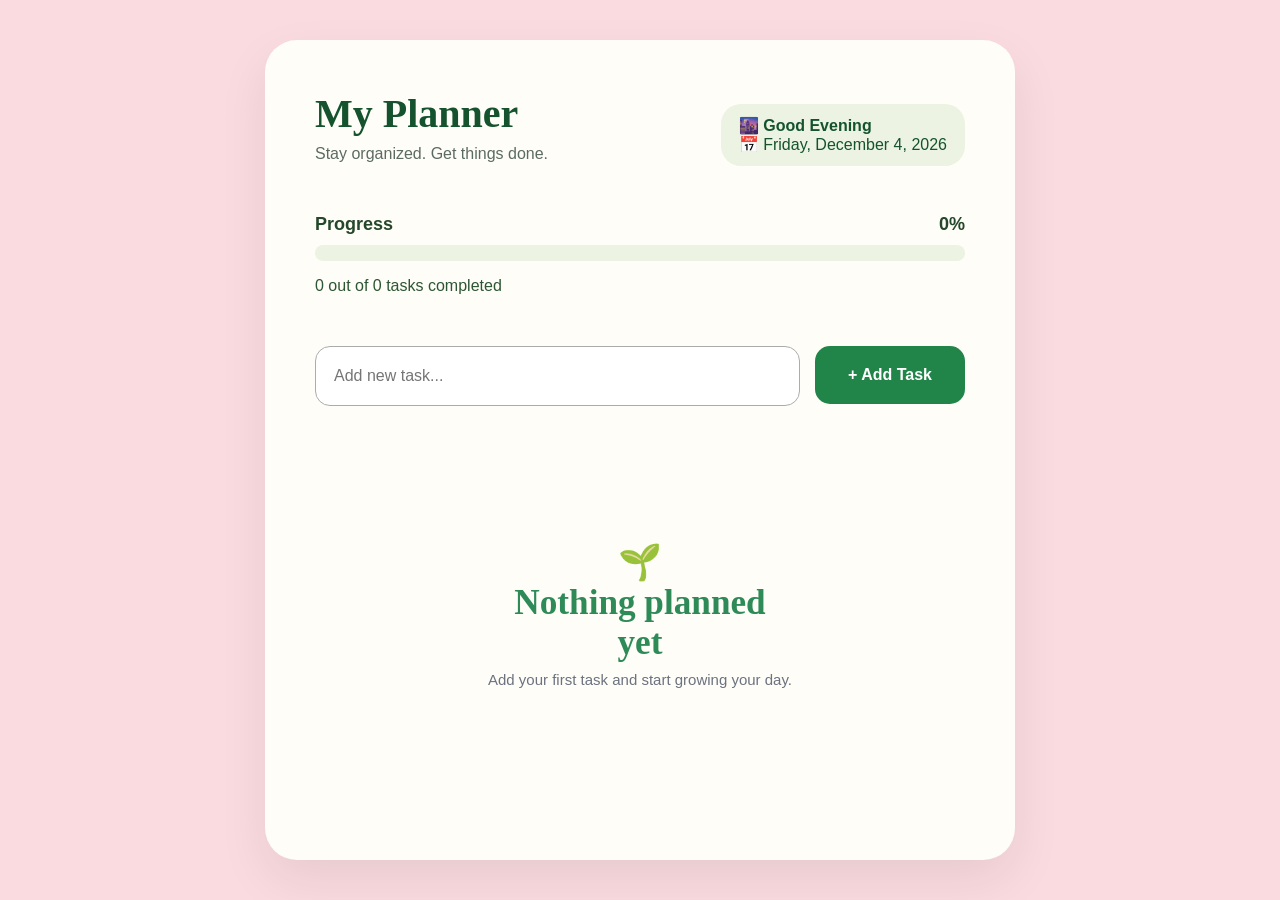
<file: index.html>
<!DOCTYPE html>
<html lang="en">
<head>
    <meta charset="UTF-8">
    <meta name="viewport" content="width=device-width, initial-scale=1.0">
    <link rel="stylesheet" href="style.css">
    <link rel="stylesheet"
href="https://cdnjs.cloudflare.com/ajax/libs/font-awesome/6.7.2/css/all.min.css">
<meta name="viewport" content="width=device-width, initial-scale=1.0">
    <title>Planner</title>
</head>
<body>
    <div class = "planner">
        <div class = "header">
            <div>
                <h1>My Planner</h1>
                <p>Stay organized. Get things done.</p>
            </div>
        <div class="date" id="currentDate"></div>
        </div>
        <div class = "progress-section">
            <div class = "progress-info">
                <span>Progress</span>
                <span id="progressPercent">60%</span>
            </div>
            <div class = "progress-bar">
                <div class = "progress" id="progressBar">
                </div>
            </div>
            <p id="progressText">3 out of 5 tasks completed</p>
        </div>
        <div class = "add-tasks">
            <input 
            id="taskInput"
            type = "text" 
            placeholder="Add new task...">
            <button id="addBtn">
                + Add Task
            </button>
        </div>

     <div class="tasks" id="taskList">

    <div id="emptyState">

        <h4>
            🌱<br>
            Nothing planned<br>
            yet
        </h4>

        <p>Add your first task and start growing your day.</p>

    </div>

    <div id="footerQuote" class="footer-quote">
        ✨ Small progress, big results.
    </div>

</div>
</div>
        </div>
        </div>
    </div>
    <script src="script.js"></script>
</body>
</html>
</file>
<file: style.css>
body{
    margin: 0;
    height: 100vh;
    display: flex;
    justify-content: center;
    align-items: center;
    background-color: #fadbe0;
    h1{
        font-family: Georgia, "Times New Roman", serif;
    }
    p{
        font-family: Arial, Helvetica, sans-serif;
    }
}

.planner{
    width:650px;
    height:80vh;
    background:#fffdf7;
    border-radius:32px;
    padding:50px;
    box-shadow: 
        0 20px 50px rgba(0,0,0,.08);
    display: flex;
    flex-direction: column;
}

.header{
    display: flex;
    justify-content:space-between;
    align-items:center;
    margin-bottom:35px;
    h1{
        margin:0;
        color:#14532d;
        font-size:40px;
    }
    p{
        margin-top:8px;
        color:#5b6b63;
    }
}

.date{
    background-color: #ecf3e2;
    color:#14532d;
    padding:12px 18px;
    border-radius:20px;
    font-family:"Inter", sans-serif;
}

.progress-info{
    display:flex;
    justify-content:space-between;
    margin-bottom:10px;
    font-weight:bold;
    color: #25472B;
    font-family: "Inter", sans-serif;
    font-size: 18px;
    font-weight: 700;
}

.progress-bar{
    width: 100%;
    height: 16px;
    background:#ecf3e2;
    border-radius:50px;
    overflow:hidden;
}

.progress{
    width: 60%;
    height: 100%;
    background: #218549;
    border-radius: 50px;
}

.progress-section p{
    color: #2C5634;
    font-family: "Inter", sans-serif;
    font-size: 16px;
    font-weight: 500;
}

.add-tasks{
    display:flex;
    align-items:stretch;
    gap:15px;
    margin:35px 0;
}

.add-tasks input{
    flex:1;
    height:58px;
    padding:0 18px;
    border:1px solid #abadac;
    border-radius:15px;
    font-size:16px;
}

.add-tasks button{
    width:150px;
    height:58px;

    display:flex;
    justify-content:center;
    align-items:center;

    border:none;
    border-radius:15px;

    background:#218549;
    color:white;

    font-size:16px;
    font-weight:600;

    cursor:pointer;
}
.tasks{
    display:flex;
    flex-direction:column;
    gap:15px;
    flex: 1;
    overflow-y: auto;
    margin-top: 20px;
}

.task{
    display:flex;
    align-items:center;
    padding:18px;
    background:white;
    border:1px solid #ececec;
    border-radius:16px;
}

.task span{
    margin-left:15px;
    flex:1;
    font-size:17px;

}

.completed{
    text-decoration:line-through;
    color:#888;
}

.actions{
    display:flex;
    gap:14px;
     
}

.actions button{
    background:none;
    border:none;
    cursor:pointer;
    font-size:18px;
}
.task input[type="checkbox"]{

    appearance:none;
    -webkit-appearance:none;

    width:24px;
    height:24px;

    border:2px solid #34a853;

    border-radius:50%;

    cursor:pointer;

    display:grid;
    place-items:center;

    transition:.25s ease;
}
.task input[type="checkbox"]:checked{

    background:#218549;

    border-color:#218549;

}
.task input[type="checkbox"]:hover{

    transform:scale(1.08);

}

#emptyState{

    display:flex;
    flex-direction:column;
    align-items:center;
    justify-content:center;

    padding:40px 20px;

    text-align:center;

    color:#6b7280;

}

#emptyState{

    font-size:60px;
     margin-top:25px;
}

#emptyState h4{
    font-size:2.2rem;
    margin:15px 0 8px;
    color:#2e8b57;

}

#emptyState p{
    font-size:1rem;
    margin:0;
    font-size:15px;

}
.footer-quote{

    display:flex;
    align-items:center;
    justify-content:center;
    gap:15px;

    margin-top:30px;
    padding:20px 0;

    color:#2e8b57;
    font-size:20px;
    font-weight:600;

    opacity:.85;

}

.footer-quote::before,
.footer-quote::after{

    content:"";

    flex:1;
    height:1px;

    background:#cfe7d0;

}
.tasks::-webkit-scrollbar{
    width: 8px;
}

.tasks::-webkit-scrollbar-track{
    background: #edf8ef;
    border-radius: 10px;
}

.tasks::-webkit-scrollbar-thumb{
    background: #2e8b57;
    border-radius: 10px;
}

.tasks::-webkit-scrollbar-thumb:hover{
    background: #256d46;
}
.task-list{
    max-height:320px;
    overflow-y:auto;
    padding-right:10px;
}

.task{
    margin-right:5px;
    padding:16px 18px;
    margin-bottom:12px;
}

@media (max-width: 768px){

    .planner{
        width:92%;
        padding:20px;
         margin: 20px auto;

        border-radius: 25px;
    }

    .header{
        display: flex;
        flex-direction:column;
        align-items:flex-start;
        gap:16px;
        margin-bottom:30px;
    }

    .logo-section{
        width:100%;
    }

    .title-section h1{
        font-size:2.5rem;
    }

    .date{
        width:100%;
        text-align:center;
    }

    .add-task{
        flex-direction:column;
        gap:15px;
    }

    .add-task input{
        width:100%;
    }

    .add-task button{
        width:100%;
    }

}

@media (max-width:768px){

    .header h1{
        font-size: 3rem;
        line-height: 1.1;
    }

    .header p{
        font-size: 1.1rem;
    }

}

@media (max-width:768px){

    .date{

        width:auto;
        max-width:100%;

        align-self:center;

        padding:12px 18px;

        font-size:1rem;

        border-radius:18px;

        text-align:center;

        box-sizing:border-box;

    }

}

@media (max-width:768px){

.add-tasks{

    display:flex;
    margin-bottom:24px;
    flex-direction:row;

    align-items:center;

    gap:12px;

}

.add-tasks input{

    flex:1;

    width:auto;

}

.add-tasks button{

    height:60px;

    padding:0 24px;

    display:flex;

    justify-content:center;

    align-items:center;

    border-radius:18px;

    font-size:1.2rem;

    font-weight:600;
    width: 150px;

}

}

@media (max-width:768px){

    .progress-info{
        font-size:18px;
         margin-bottom:28px;
    }

}
@media (max-width:768px){

    .task{
        padding:15px;
        gap:12px;
    }

    .task span{
        font-size:18px;
    }

}
@media (max-width:768px){

    #emptyState h4{
        font-size:2.4rem;
    }

    #emptyState p{
        font-size:1rem;
    }

}
</file>
